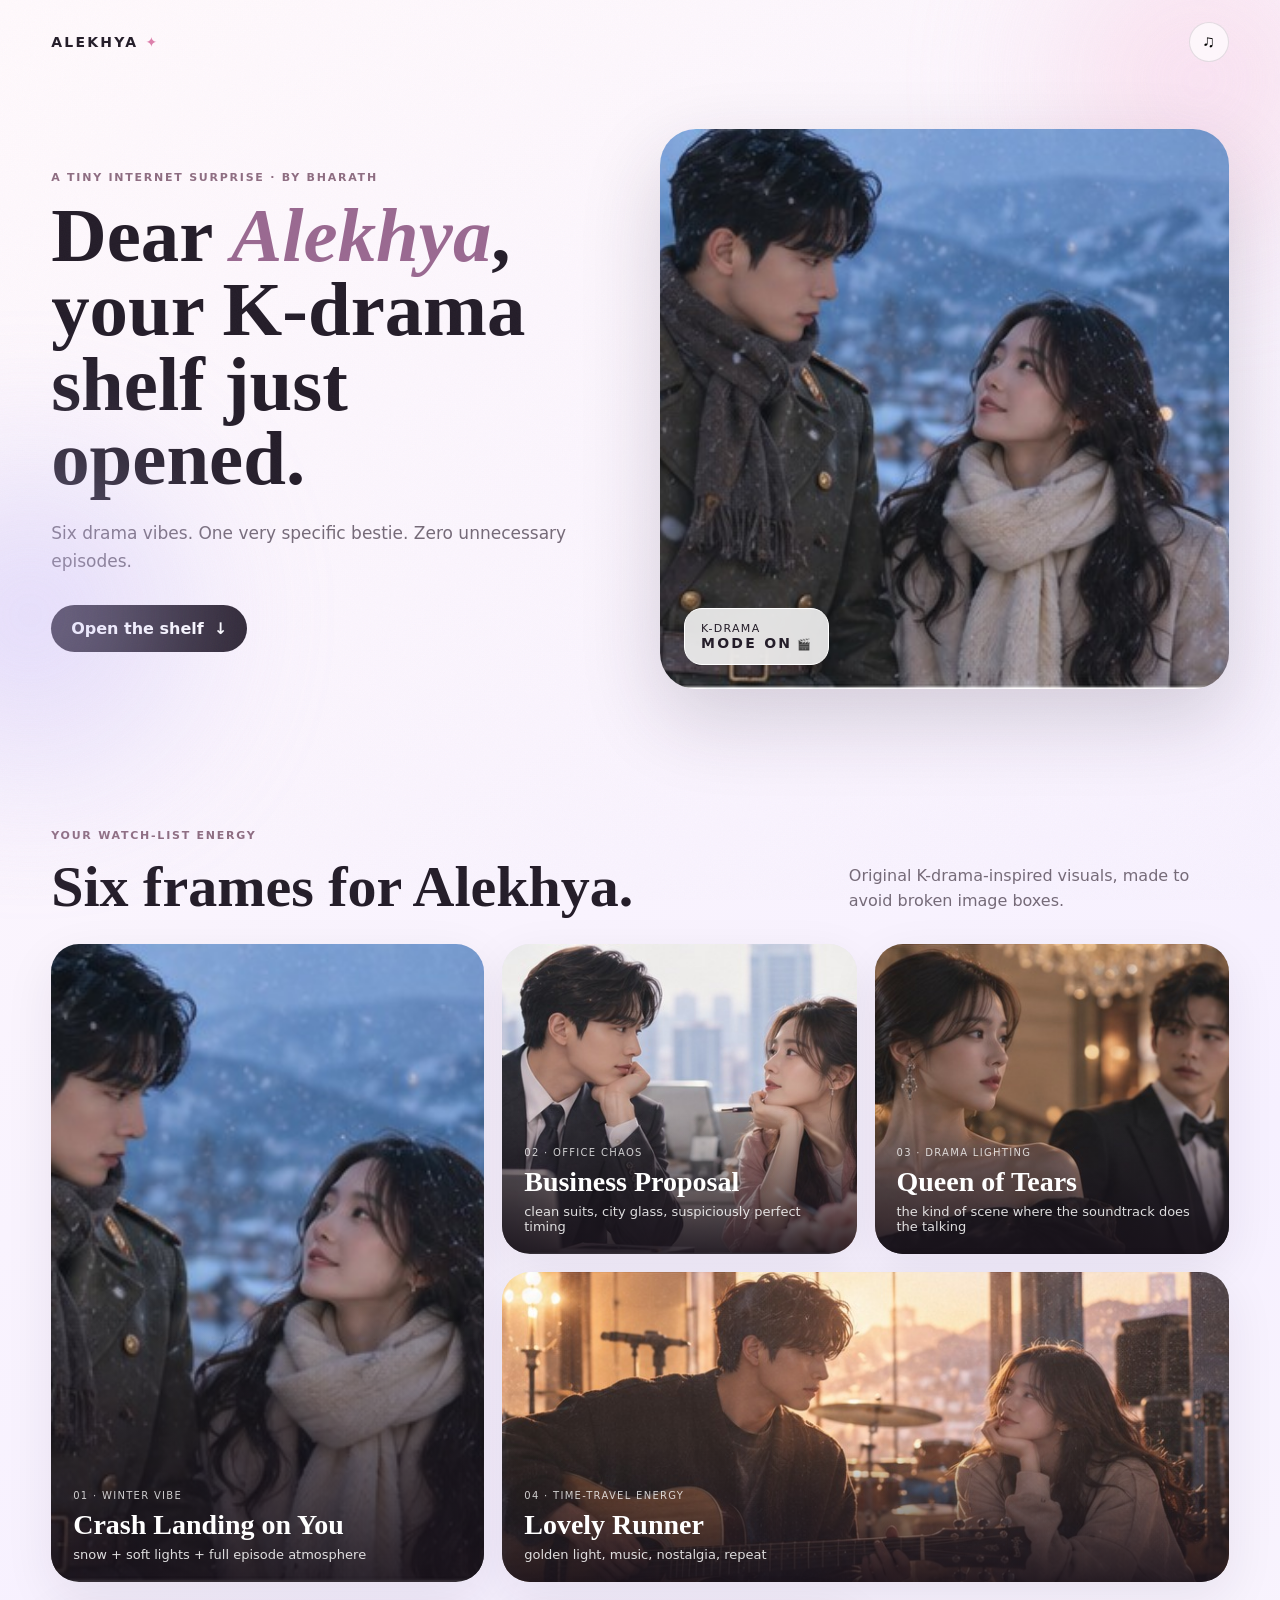
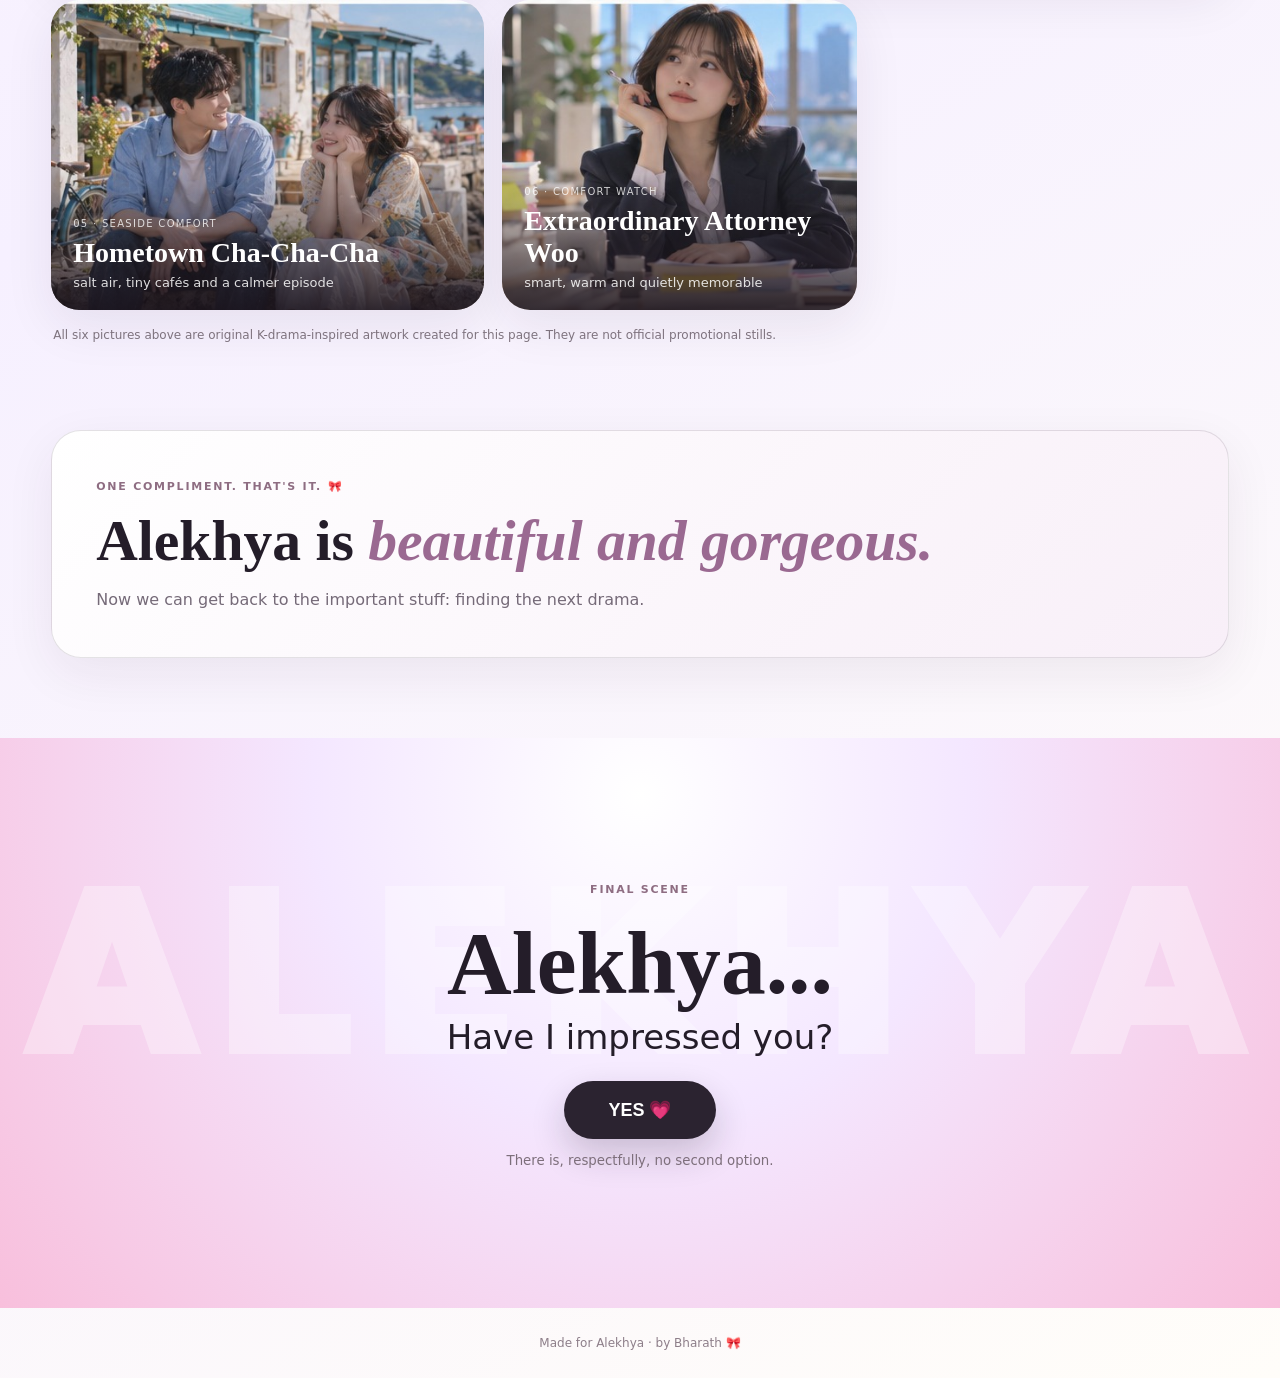
<file: alekhya-kdrama-v3/index.html>
<!doctype html>
<html lang="en">
<head>
  <meta charset="utf-8">
  <meta name="viewport" content="width=device-width, initial-scale=1">
  <meta name="description" content="Alekhya's tiny K-drama bestie page, made by Bharath.">
  <title>ALEKHYA | K-Drama Bestie</title>
  <link rel="stylesheet" href="style.css">
</head>
<body>
  <div class="bg-orb orb-a"></div>
  <div class="bg-orb orb-b"></div>
  <div class="grain"></div>

  <header class="nav">
    <div class="brand">ALEKHYA <span>✦</span></div>
    <button class="music-btn" id="musicBtn" type="button" aria-label="Toggle ambience">♫</button>
  </header>

  <main>
    <section class="hero" id="hero">
      <div class="hero-copy">
        <span class="mini-label">A TINY INTERNET SURPRISE · BY BHARATH</span>
        <h1>Dear <em>Alekhya</em>,<br>your K-drama shelf just opened.</h1>
        <p>Six drama vibes. One very specific bestie. Zero unnecessary episodes.</p>
        <a class="cta" href="#shelf">Open the shelf <span>↓</span></a>
      </div>
      <div class="hero-still">
        <img src="assets/images/01-crash-landing.jpg" alt="Original K-drama-inspired snowy scene">
        <div class="hero-badge">K-DRAMA<br><strong>MODE ON</strong> 🎬</div>
      </div>
    </section>

    <section class="shelf" id="shelf">
      <div class="section-title">
        <div>
          <span class="mini-label">YOUR WATCH-LIST ENERGY</span>
          <h2>Six frames for Alekhya.</h2>
        </div>
        <p>Original K-drama-inspired visuals, made to avoid broken image boxes.</p>
      </div>

      <div class="gallery">
        <article class="card card-large">
          <img src="assets/images/01-crash-landing.jpg" alt="Original snowy K-drama-inspired scene">
          <div class="card-info"><small>01 · WINTER VIBE</small><h3>Crash Landing on You</h3><p>snow + soft lights + full episode atmosphere</p></div>
        </article>
        <article class="card">
          <img src="assets/images/02-business-proposal.jpg" alt="Original office K-drama-inspired scene">
          <div class="card-info"><small>02 · OFFICE CHAOS</small><h3>Business Proposal</h3><p>clean suits, city glass, suspiciously perfect timing</p></div>
        </article>
        <article class="card">
          <img src="assets/images/03-queen-of-tears.jpg" alt="Original elegant K-drama-inspired evening scene">
          <div class="card-info"><small>03 · DRAMA LIGHTING</small><h3>Queen of Tears</h3><p>the kind of scene where the soundtrack does the talking</p></div>
        </article>
        <article class="card card-wide">
          <img src="assets/images/04-lovely-runner.jpg" alt="Original golden music K-drama-inspired scene">
          <div class="card-info"><small>04 · TIME-TRAVEL ENERGY</small><h3>Lovely Runner</h3><p>golden light, music, nostalgia, repeat</p></div>
        </article>
        <article class="card">
          <img src="assets/images/05-hometown-cha-cha-cha.jpg" alt="Original seaside village K-drama-inspired scene">
          <div class="card-info"><small>05 · SEASIDE COMFORT</small><h3>Hometown Cha-Cha-Cha</h3><p>salt air, tiny cafés and a calmer episode</p></div>
        </article>
        <article class="card">
          <img src="assets/images/06-extraordinary-attorney-woo.jpg" alt="Original bright office K-drama-inspired scene">
          <div class="card-info"><small>06 · COMFORT WATCH</small><h3>Extraordinary Attorney Woo</h3><p>smart, warm and quietly memorable</p></div>
        </article>
      </div>
      <p class="art-note">All six pictures above are original K-drama-inspired artwork created for this page. They are not official promotional stills.</p>
    </section>

    <section class="beauty">
      <div class="beauty-card">
        <span class="mini-label">ONE COMPLIMENT. THAT'S IT. 🎀</span>
        <h2>Alekhya is <em>beautiful and gorgeous.</em></h2>
        <p>Now we can get back to the important stuff: finding the next drama.</p>
      </div>
    </section>

    <section class="final" id="final">
      <div class="final-inner">
        <span class="mini-label">FINAL SCENE</span>
        <h2>Alekhya...</h2>
        <p>Have I impressed you?</p>
        <button class="yes" id="yesBtn" type="button">YES 💗</button>
        <small>There is, respectfully, no second option.</small>
      </div>
      <div class="hearts" id="hearts" aria-hidden="true"></div>
    </section>

    <section class="after" id="after" hidden>
      <div class="after-card">
        <span class="mini-label">MISSION ACCOMPLISHED</span>
        <h2>NOW SEND PIC<br>TO BHARATH 📸</h2>
        <p>Your bestie has requested photographic evidence of the main character.</p>
        <a id="sendPic" class="send" href="#" target="_blank" rel="noreferrer">SEND PIC TO BHARATH 📸</a>
        <small>You choose what you send. No camera or gallery access.</small>
      </div>
    </section>
  </main>

  <footer>Made for Alekhya · by Bharath 🎀</footer>
  <script src="script.js"></script>
</body>
</html>
</file>
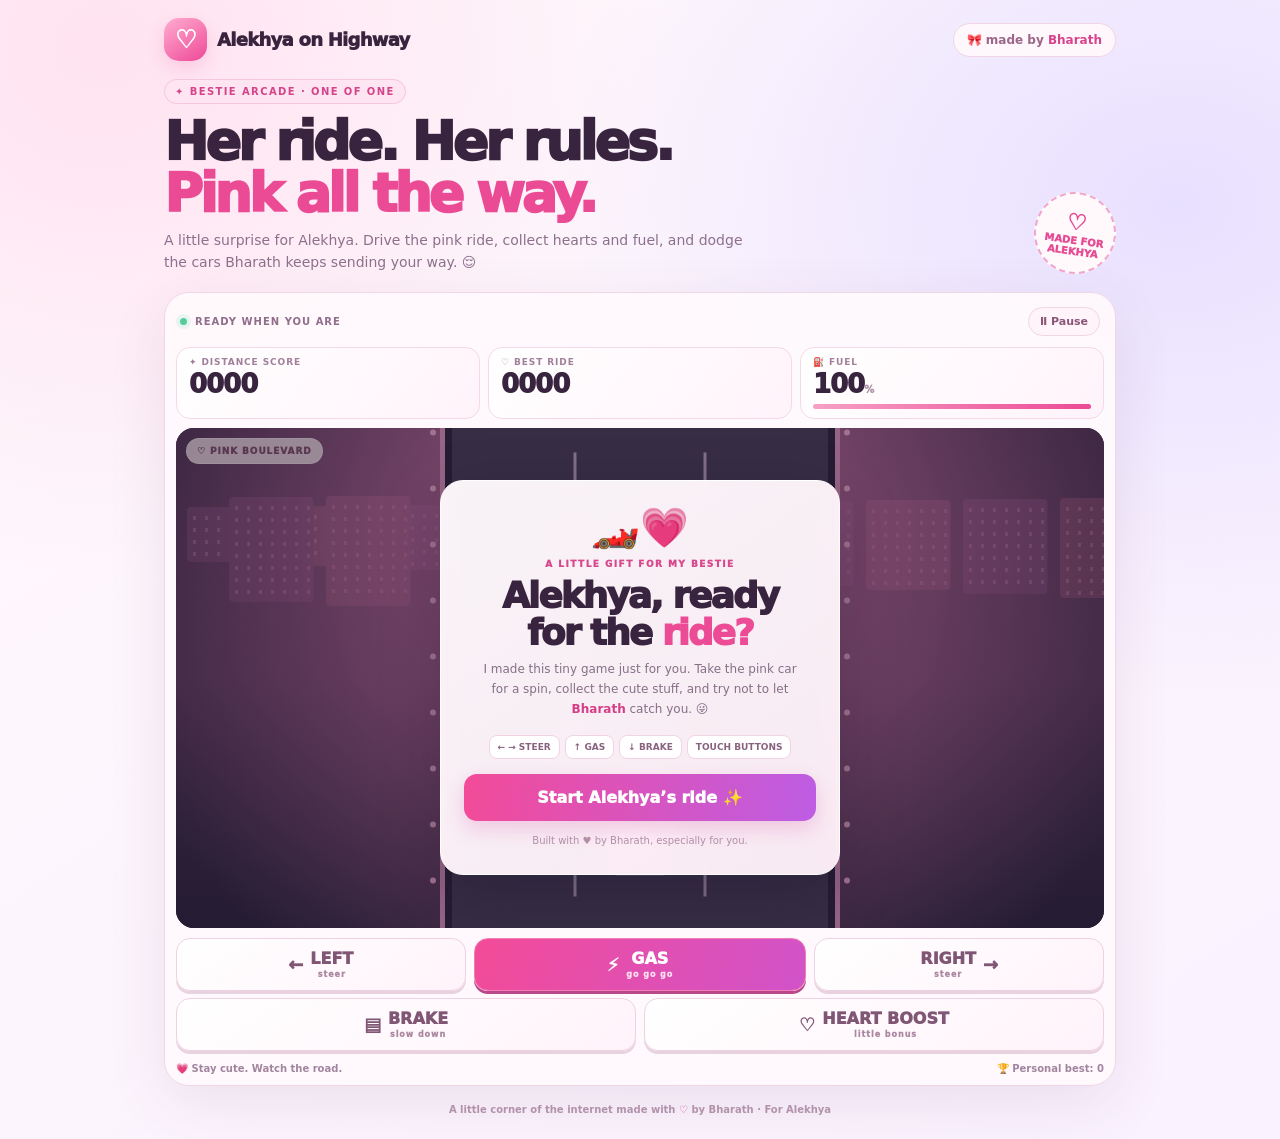
<file: highway/index.html>
<!doctype html>
<html lang="en">
<head>
<meta charset="utf-8">
<meta name="viewport" content="width=device-width,initial-scale=1,viewport-fit=cover">
<meta name="theme-color" content="#f8d5e7">
<meta name="description" content="Alekhya on Highway, a tiny pink racing game made by Bharath for his friend.">
<title>Alekhya on Highway 💗</title>
<style>
:root{--ink:#39243f;--muted:#8c708c;--pink:#f04b98;--line:#f1d5e5}*{box-sizing:border-box}body{margin:0;color:var(--ink);font-family:system-ui,-apple-system,"Segoe UI",sans-serif;background:radial-gradient(ellipse at 8% 4%,#ffe2f0,transparent 34%),radial-gradient(ellipse at 92% 18%,#e8e0ff,transparent 38%),linear-gradient(145deg,#fff8fb,#faf2ff);min-height:100vh}button{font:inherit;cursor:pointer;touch-action:manipulation}.page{width:min(980px,100%);margin:auto;padding:18px 14px 24px}.top{display:flex;align-items:center;justify-content:space-between;gap:12px;margin-bottom:18px}.brand{display:flex;align-items:center;gap:10px;font-weight:950;font-size:18px;letter-spacing:-.04em}.logo{height:43px;width:43px;display:grid;place-items:center;border-radius:15px;background:linear-gradient(145deg,#ffaed1,#ee4897);color:white;font-size:25px;box-shadow:0 7px 18px #ec519a30}.by{background:#fff9fce8;border:1px solid var(--line);padding:9px 13px;border-radius:999px;color:#9b6688;font-size:12px;font-weight:800}.by b{color:#d8438d}.hero{display:flex;justify-content:space-between;align-items:end;gap:16px;margin:10px 0 18px}.tag{display:inline-block;background:#ffe5f1;color:#d3448a;border:1px solid #f5c6de;padding:6px 10px;border-radius:99px;font-size:10px;letter-spacing:.14em;font-weight:900;text-transform:uppercase}h1{font-size:clamp(32px,6vw,53px);line-height:.99;letter-spacing:-.065em;margin:12px 0 8px;font-weight:1000}h1 em{color:#eb4b95;font-style:normal}.hero p{margin:0;color:var(--muted);font-size:14px;line-height:1.6;max-width:590px}.stamp{flex:none;border:2px dashed #f1a6ca;border-radius:50%;height:82px;width:82px;display:grid;place-items:center;text-align:center;color:#e54c94;font-size:10px;font-weight:950;transform:rotate(8deg);background:#fff9fc}.stamp span{display:block;font-size:22px}.shell{padding:11px;background:#fffafdf0;border:1px solid #f1d6e6;border-radius:25px;box-shadow:0 18px 60px #5c265619}.bar{display:flex;justify-content:space-between;align-items:center;padding:3px 4px 11px;color:#906d8b;font-size:10px;font-weight:900;letter-spacing:.1em;text-transform:uppercase}.live:before{content:"";display:inline-block;width:7px;height:7px;border-radius:50%;background:#55cc9b;margin-right:8px;box-shadow:0 0 0 4px #55cc9b20}.pause{border:1px solid var(--line);background:#fff4fa;color:#8b5578;border-radius:99px;padding:7px 11px;font-weight:850;font-size:11px}.hud{display:grid;grid-template-columns:1fr 1fr 1fr;gap:8px;margin-bottom:9px}.stat{background:linear-gradient(130deg,#fff,#fff3fa);border:1px solid #f5d9e8;border-radius:14px;padding:9px 12px;min-width:0}.label{font-size:9px;color:#a17f9a;font-weight:900;letter-spacing:.1em;text-transform:uppercase}.num{font-size:clamp(20px,3vw,26px);font-weight:1000;letter-spacing:-.04em;font-variant-numeric:tabular-nums;margin-top:2px}.num small{font-size:10px;color:#ae90a8;letter-spacing:0}.meter{height:5px;background:#f1dfed;border-radius:99px;overflow:hidden;margin-top:5px}.meter span{display:block;height:100%;width:100%;background:linear-gradient(90deg,#f6a0c6,#ec4a95)}.track{position:relative;overflow:hidden;border-radius:18px;background:#322741}canvas{display:block;width:100%;height:clamp(350px,57vw,500px);min-height:350px;max-height:65vh;touch-action:none}.chip{position:absolute;left:10px;top:10px;padding:7px 10px;border:1px solid #fff9;border-radius:99px;background:#fff0f4e8;color:#81516f;font-size:9px;font-weight:950;letter-spacing:.1em;text-transform:uppercase;pointer-events:none}.overlay{position:absolute;inset:0;display:grid;place-items:center;padding:14px;background:#25152b70;z-index:3}.overlay.hide{display:none}.modal{width:min(400px,100%);padding:25px 23px;text-align:center;background:linear-gradient(145deg,#fffafdF7,#fff0f8F7);border:1px solid #fff;border-radius:23px;box-shadow:0 20px 60px #140d2444;backdrop-filter:blur(10px)}.icon{font-size:39px;line-height:1.15}.kicker{margin-top:8px;color:#d8488c;font-size:9px;letter-spacing:.16em;font-weight:1000;text-transform:uppercase}.modal h2{font-size:clamp(27px,5vw,36px);line-height:1.02;letter-spacing:-.055em;margin:9px 0;font-weight:1000}.modal h2 em{color:#ec4b95;font-style:normal}.modal p{color:#866f87;font-size:12px;line-height:1.65;margin:0 auto;max-width:320px}.modal p strong{color:#d63d87}.keys{display:flex;justify-content:center;flex-wrap:wrap;gap:5px;margin:15px 0}.key{border:1px solid #f1d4e3;background:#fff;border-radius:8px;padding:6px 8px;font-size:9px;font-weight:900;color:#89627f}.primary{border:0;width:100%;border-radius:13px;padding:14px;color:white;font-weight:950;background:linear-gradient(100deg,#f34b98,#bd5de4);box-shadow:0 8px 20px #d64aa83d}.note{font-size:10px!important;color:#b28fa9!important;margin-top:12px!important}.controls{display:grid;grid-template-columns:1fr 1.15fr 1fr;gap:8px;margin-top:10px}.control{min-height:53px;display:flex;align-items:center;justify-content:center;gap:7px;border:1px solid #eed2e2;border-radius:14px;background:linear-gradient(145deg,#fff,#fff3fa);color:#805675;font-weight:950;box-shadow:0 3px 0 #e9d2e0;user-select:none}.control span small{display:block;font-size:8px;letter-spacing:.12em;color:#ac89a3;margin-top:2px}.control .ico{font-size:18px}.control.go{background:linear-gradient(110deg,#f34b98,#d153c9);color:white;border-color:#f17db4;box-shadow:0 3px 0 #bb478b}.control.go small{color:#ffe1f0}.control.active,.control:active{transform:translateY(2px);box-shadow:0 1px 0 #e9d2e0}.bottom{display:flex;justify-content:space-between;gap:8px;color:#a1849e;font-size:10px;font-weight:800;margin-top:12px}.foot{text-align:center;color:#b292ab;font-size:10px;font-weight:750;margin-top:18px}.foot b{color:#d94991}@media(max-width:560px){.page{padding:12px 9px 18px}.brand{font-size:15px}.logo{height:39px;width:39px}.by{font-size:10px;padding:8px 10px}.stamp{display:none}.shell{padding:8px;border-radius:21px}.stat{padding:8px}.label{font-size:8px}.num{font-size:19px}.track{border-radius:15px}canvas{height:clamp(360px,104vw,490px);min-height:360px;max-height:none}.modal{padding:21px 15px}.hero{margin-top:12px}.hero p{font-size:13px}.control{gap:4px;min-height:52px}.control .ico{font-size:16px}.control span:not(.ico){font-size:10px}.bottom{font-size:9px}}@media(prefers-reduced-motion:reduce){*{animation:none!important;transition:none!important}}
</style>
</head>
<body>
<main class="page">
<header class="top"><div class="brand"><div class="logo">♡</div><div>Alekhya on Highway</div></div><div class="by">🎀 made by <b>Bharath</b></div></header>
<section class="hero"><div><span class="tag">✦ bestie arcade · one of one</span><h1>Her ride. Her rules.<br><em>Pink all the way.</em></h1><p>A little surprise for Alekhya. Drive the pink ride, collect hearts and fuel, and dodge the cars Bharath keeps sending your way. 😌</p></div><div class="stamp"><div><span>♡</span>MADE FOR<br>ALEKHYA</div></div></section>
<section class="shell" aria-label="Alekhya on Highway game"><div class="bar"><span class="live" id="status">Ready when you are</span><button class="pause" id="pause">Ⅱ Pause</button></div>
<div class="hud"><div class="stat"><div class="label">✦ distance score</div><div class="num" id="score">0000</div></div><div class="stat"><div class="label">♡ best ride</div><div class="num" id="best">0000</div></div><div class="stat"><div class="label">⛽ fuel</div><div class="num"><span id="fuel">100</span><small>%</small></div><div class="meter"><span id="meter"></span></div></div></div>
<div class="track"><canvas id="game" aria-label="Racing game"></canvas><div class="chip" id="chip">♡ pink boulevard</div>
<div class="overlay" id="overlay"><div class="modal"><div class="icon" id="mi">🏎️💗</div><div class="kicker" id="mk">a little gift for my bestie</div><h2 id="mt">Alekhya, ready<br>for the <em>ride?</em></h2><p id="mp">I made this tiny game just for you. Take the pink car for a spin, collect the cute stuff, and try not to let <strong>Bharath</strong> catch you. 😜</p><div class="keys"><span class="key">← → STEER</span><span class="key">↑ GAS</span><span class="key">↓ BRAKE</span><span class="key">TOUCH BUTTONS</span></div><button class="primary" id="start">Start Alekhya’s ride ✨</button><p class="note" id="mn">Built with ♥ by Bharath, especially for you.</p></div></div></div>
<div class="controls"><button class="control" id="left"><span class="ico">←</span><span>LEFT<small>steer</small></span></button><button class="control go" id="gas"><span class="ico">⚡</span><span>GAS<small>go go go</small></span></button><button class="control" id="right"><span>RIGHT<small>steer</small></span><span class="ico">→</span></button></div>
<div class="controls" style="grid-template-columns:1fr 1fr;margin-top:7px"><button class="control" id="brake"><span class="ico">▤</span><span>BRAKE<small>slow down</small></span></button><button class="control" id="heart"><span class="ico">♡</span><span>HEART BOOST<small>little bonus</small></span></button></div>
<div class="bottom"><span>💗 Stay cute. Watch the road.</span><span>🏆 Personal best: <b id="bf">0</b></span></div></section>
<footer class="foot">A little corner of the internet made with <b>♡</b> by Bharath · For Alekhya</footer>
</main>
<script>
(function(){
"use strict";
var c=document.getElementById("game"),x=c.getContext("2d"),$=function(id){return document.getElementById(id)};
var overlay=$("overlay"),start=$("start"),state="menu",W=800,H=480,dpr=1,last=0,score=0,fuel=100,speed=150,offset=0,spawn=.4,itemSpawn=1,blink=0,best=0,cars=[],items=[],fx=[];
try{best=Number(localStorage.getItem("alekhya-highway-best")||0)}catch(e){}
var p={x:.5,y:.79,tilt:0},keys={left:false,right:false,gas:false,brake:false};
$("best").textContent=String(best).padStart(4,"0");$("bf").textContent=best;
function clamp(n,a,b){return Math.max(a,Math.min(b,n))}function rand(a,b){return a+Math.random()*(b-a)}
function resize(){var r=c.getBoundingClientRect();W=Math.max(320,r.width);H=Math.max(340,r.height);dpr=Math.min(window.devicePixelRatio||1,2);c.width=Math.round(W*dpr);c.height=Math.round(H*dpr);x.setTransform(dpr,0,0,dpr,0,0)}
if(window.ResizeObserver)new ResizeObserver(resize).observe(c);window.addEventListener("resize",resize);resize();
function road(){var w=Math.min(W*.72,390);return {l:(W-w)/2,r:(W+w)/2,w:w,lane:w/3}}
function rr(a,b,w,h,r,col,stroke){x.beginPath();x.roundRect(a,b,w,h,r);x.fillStyle=col;x.fill();if(stroke){x.strokeStyle=stroke;x.lineWidth=1;x.stroke()}}
function bg(){var g=x.createLinearGradient(0,0,0,H);g.addColorStop(0,"#342844");g.addColorStop(.5,"#493250");g.addColorStop(1,"#242239");x.fillStyle=g;x.fillRect(0,0,W,H);for(var i=0;i<12;i++){var bx=(i*97+11)%W,bh=H*(.11+((i*31)%15)/100);rr(bx,H*.18-bh*.2,W/11,bh,4,i%2?"#68415f":"#5b3b63");x.fillStyle="#f6b7d6";x.globalAlpha=.3;for(var yy=H*.18-bh*.2+9;yy<H*.18-bh*.2+bh-5;yy+=12)for(var xx=bx+6;xx<bx+W/11-4;xx+=12)x.fillRect(xx,yy,3,4);x.globalAlpha=1}var glow=x.createRadialGradient(W/2,H*.2,2,W/2,H*.2,W*.6);glow.addColorStop(0,"#f58ac4");glow.addColorStop(1,"#f58ac400");x.fillStyle=glow;x.fillRect(0,0,W,H)}
function roadDraw(dt){var r=road();offset=(offset+(state==="running"?speed*dt*.85:18*dt))%68;x.fillStyle="#26243a";x.fillRect(r.l,0,r.w,H);x.fillStyle="#f0a2cf";x.fillRect(r.l-5,0,5,H);x.fillRect(r.r,0,5,H);x.fillStyle="#45415a";x.fillRect(r.l+7,0,r.w-14,H);x.setLineDash([36,32]);x.lineDashOffset=-offset;x.strokeStyle="#e9d8ef";x.lineWidth=3;x.globalAlpha=.8;for(var n=1;n<=2;n++){x.beginPath();x.moveTo(r.l+r.lane*n,0);x.lineTo(r.l+r.lane*n,H);x.stroke()}x.setLineDash([]);x.globalAlpha=1;for(var y=-20+offset%56;y<H+25;y+=56){x.fillStyle="#ffbddb";x.beginPath();x.arc(r.l-12,y,3,0,7);x.fill();x.beginPath();x.arc(r.r+12,y,3,0,7);x.fill()}}
function car(cx,cy,w,h,player,label){var a=cx-w/2,b=cy-h/2;rr(a-w*.06,b+h*.18,w*.15,h*.25,4,"#201d30");rr(a+w*.91,b+h*.18,w*.15,h*.25,4,"#201d30");rr(a-w*.06,b+h*.62,w*.15,h*.22,4,"#201d30");rr(a+w*.91,b+h*.62,w*.15,h*.22,4,"#201d30");var grad=x.createLinearGradient(a,b,a+w,b+h);grad.addColorStop(0,player?"#ffb6d9":"#aaa0ff");grad.addColorStop(.5,player?"#f65aab":"#6c5ae9");grad.addColorStop(1,player?"#c8297c":"#4233ab");rr(a,b,w,h,w*.18,grad,"#ffffff70");rr(a+w*.12,b+h*.27,w*.76,h*.25,w*.08,"#26273c");rr(a+w*.1,b+h*.05,w*.8,h*.16,w*.05,player?"#ff9bcb":"#4e43ba");rr(a+w*.1,b+h*.44,w*.8,h*.18,w*.04,"#fff5fb","#ffffff70");x.fillStyle=player?"#b92b77":"#4e3783";x.font="1000 "+Math.max(6,w*.12)+"px system-ui";x.textAlign="center";x.textBaseline="middle";x.fillText(player?"ALEKHYA":label,cx,b+h*.53);if(player){rr(a+w*.08,b+h*.04,w*.2,h*.05,3,"#fff2ad");rr(a+w*.72,b+h*.04,w*.2,h*.05,3,"#fff2ad")}else{rr(a+w*.08,b+h*.88,w*.2,h*.05,3,"#ff718a");rr(a+w*.72,b+h*.88,w*.2,h*.05,3,"#ff718a")}}
function itemDraw(it){x.save();x.translate(it.x*W,it.y*H);var s=1+Math.sin(performance.now()/150+it.phase)*.08;x.scale(s,s);if(it.type==="fuel"){x.shadowColor="#55f2d1";x.shadowBlur=12;rr(-10,-14,20,28,6,"#60e3c2","#bffff1");x.shadowBlur=0;x.fillStyle="#205d64";x.font="bold 16px system-ui";x.textAlign="center";x.fillText("+",0,6)}else{x.shadowColor="#ff9ece";x.shadowBlur=12;x.fillStyle="#ff8bbd";x.beginPath();x.moveTo(0,10);x.bezierCurveTo(-22,-2,-13,-20,-1,-10);x.bezierCurveTo(11,-22,23,-3,0,10);x.fill()}x.restore()}
function pop(px,py){for(var i=0;i<8;i++)fx.push({x:px+rand(-.03,.03),y:py+rand(-.02,.02),vx:rand(-.15,.15),vy:rand(-.25,-.05),life:1,size:rand(10,18),s:["♡","✦","♥"][i%3]})}
function draw(dt){bg();roadDraw(dt);var r=road();for(var i=0;i<cars.length;i++){var q=cars[i],cw=r.lane*.48*(.76+.24*q.y);car(r.l+q.laneX*r.w,q.y*H,cw,cw*1.45,false,"BHARATH")}items.forEach(itemDraw);if(!(blink>0&&Math.floor(performance.now()/70)%2===0))car(r.l+p.x*r.w,p.y*H,r.lane*.55,r.lane*.8,true,"ALEKHYA");fx.forEach(function(f){x.globalAlpha=clamp(f.life,0,1);x.fillStyle="#ffadd0";x.font=f.size+"px system-ui";x.fillText(f.s,f.x*W,f.y*H);x.globalAlpha=1})}
function hud(){$("score").textContent=String(Math.floor(score)).padStart(4,"0");$("best").textContent=String(best).padStart(4,"0");$("bf").textContent=best;$("fuel").textContent=Math.ceil(fuel);$("meter").style.width=clamp(fuel,0,100)+"%";$("meter").style.background=fuel<25?"#ff4e73":"linear-gradient(90deg,#f6a0c6,#ec4a95)"}
function menu(kind){overlay.classList.remove("hide");if(kind==="menu"){$("mi").textContent="🏎️💗";$("mk").textContent="a little gift for my bestie";$("mt").innerHTML="Alekhya, ready<br>for the <em>ride?</em>";$("mp").innerHTML='I made this tiny game just for you. Take the pink car for a spin, collect the cute stuff, and try not to let <strong>Bharath</strong> catch you. 😜';start.textContent="Start Alekhya’s ride ✨";$("mn").textContent="Built with ♥ by Bharath, especially for you."}else if(kind==="over"){$("mi").textContent=fuel<=0?"⛽💔":"💥😜";$("mk").textContent="the highway has other plans";$("mt").innerHTML=fuel<=0?'Out of fuel,<br><em>bestie!</em>':'Oops! Bharath<br><em>got you.</em>';$("mp").innerHTML=fuel<=0?"Even pink rides need snacks. Grab a fuel can next time, Alekhya!":'The Bharath traffic squad wins this round 😂 Your score was <strong>'+Math.floor(score)+" points</strong>. One more try?";start.textContent="Race again, Alekhya ♡";$("mn").textContent="No worries. The besties rematch is always on."}else{$("mi").textContent="☁️💗";$("mk").textContent="tiny pit stop";$("mt").innerHTML="Take your<br><em>time.</em>";$("mp").textContent="Even the cutest drivers need a breather. Your ride is paused right here.";start.textContent="Keep driving ✨";$("mn").textContent="Your score is safe. For now. 😌"}}
function reset(){score=0;fuel=100;speed=150;offset=0;spawn=.3;itemSpawn=1;blink=0;cars=[];items=[];fx=[];p={x:.5,y:.79,tilt:0};for(var k in keys)keys[k]=false;hud()}
function begin(){reset();state="running";overlay.classList.add("hide");$("status").textContent="Cruising the pink boulevard";$("pause").textContent="Ⅱ Pause";last=performance.now()}
function over(){state="over";for(var k in keys)keys[k]=false;if(score>best){best=Math.floor(score);try{localStorage.setItem("alekhya-highway-best",String(best))}catch(e){}}hud();$("status").textContent="Ride ended · go again?";menu("over")}
function step(dt){if(state!=="running")return;dt=Math.min(dt,.04);var target=keys.brake?65:keys.gas?350:165;speed+=(target-speed)*Math.min(1,dt*2.1);if(keys.left)p.x-=dt*(.72+speed/580);if(keys.right)p.x+=dt*(.72+speed/580);p.x=clamp(p.x,.19,.81);fuel-=dt*(.9+speed/340);score+=dt*speed*.075;if(blink>0)blink-=dt;spawn-=dt;if(spawn<=0){var lx=[.167,.5,.833][Math.floor(Math.random()*3)];if(Math.abs(lx-p.x)>.17||Math.random()>.35)cars.push({laneX:lx,y:-.18});spawn=rand(.75,1.2)*clamp(1.5-speed/550,.65,1.3)}itemSpawn-=dt;if(itemSpawn<=0){items.push({x:[.167,.5,.833][Math.floor(Math.random()*3)],y:-.05,type:Math.random()<.58?"fuel":"heart",phase:rand(0,6)});itemSpawn=rand(1.3,2.5)}cars.forEach(function(q){q.y+=dt*(.25+speed/650)});items.forEach(function(q){q.y+=dt*(.19+speed/850)});for(var i=cars.length-1;i>=0;i--){var q=cars[i];if(q.y>1.2){cars.splice(i,1);continue}if(blink<=0&&Math.abs(q.y-p.y)<.115&&Math.abs(q.laneX-p.x)<.15){pop(p.x,p.y);over();return}}for(var j=items.length-1;j>=0;j--){var it=items[j];if(it.y>1.1){items.splice(j,1);continue}if(Math.abs(it.x-p.x)<.09&&Math.abs(it.y-p.y)<.12){if(it.type==="fuel")fuel=Math.min(100,fuel+28);else score+=150;pop(it.x,it.y);items.splice(j,1)}}fx.forEach(function(f){f.x+=f.vx*dt;f.y+=f.vy*dt;f.life-=dt*1.2});fx=fx.filter(function(f){return f.life>0});if(fuel<=0){fuel=0;over();return}hud();$("chip").textContent=score>1200?"✦ heartlight express":score>450?"♡ cruising like a star":"♡ pink boulevard"}
function loop(now){var dt=(now-last)/1000||0;last=now;step(dt);draw(dt);requestAnimationFrame(loop)}requestAnimationFrame(loop);
start.addEventListener("click",function(){if(state==="paused"){state="running";overlay.classList.add("hide");$("status").textContent="Cruising the pink boulevard";$("pause").textContent="Ⅱ Pause";last=performance.now()}else begin()});
$("pause").addEventListener("click",function(){if(state==="running"){state="paused";menu("pause");$("status").textContent="Taking a tiny break";$("pause").textContent="▶ Resume"}else if(state==="paused"){state="running";overlay.classList.add("hide");$("status").textContent="Cruising the pink boulevard";$("pause").textContent="Ⅱ Pause";last=performance.now()}else if(state==="menu")begin()});
var km={ArrowLeft:"left",a:"left",A:"left",ArrowRight:"right",d:"right",D:"right",ArrowUp:"gas",w:"gas",W:"gas",ArrowDown:"brake",s:"brake",S:"brake"};window.addEventListener("keydown",function(e){if(km[e.key]){e.preventDefault();keys[km[e.key]]=true}if(e.key===" "){e.preventDefault();if(state==="menu"||state==="over")begin();else if(state==="running")$("pause").click()}if(e.key==="Enter"&&(state==="menu"||state==="over"))begin()});window.addEventListener("keyup",function(e){if(km[e.key])keys[km[e.key]]=false});window.addEventListener("blur",function(){for(var k in keys)keys[k]=false});
function hold(id,k){var el=$(id);function down(e){e.preventDefault();keys[k]=true;el.classList.add("active");try{el.setPointerCapture(e.pointerId)}catch(_){}}function up(e){keys[k]=false;el.classList.remove("active")}el.addEventListener("pointerdown",down);["pointerup","pointercancel","lostpointercapture","pointerleave"].forEach(function(ev){el.addEventListener(ev,up)})}
hold("left","left");hold("right","right");hold("gas","gas");hold("brake","brake");$("heart").addEventListener("click",function(){if(state==="running"){score+=40;fuel=Math.min(100,fuel+5);pop(p.x,p.y);hud()}});
document.addEventListener("visibilitychange",function(){if(document.hidden&&state==="running")$("pause").click()});bg();roadDraw(.01);var r=road();car(r.l+r.w*.5,H*.79,r.lane*.55,r.lane*.8,true,"ALEKHYA");
})();
</script>
</body>
</html>
</file>
<file: alekhya-kdrama-v3/style.css>
:root{
  --ink:#241d29;
  --muted:#756a78;
  --paper:#fffafc;
  --pink:#f5b5d4;
  --lav:#c9baf1;
  --line:rgba(36,29,41,.12);
}
*{box-sizing:border-box} html{scroll-behavior:smooth} body{margin:0;color:var(--ink);background:linear-gradient(150deg,#fff9fc 0%,#f6f0ff 50%,#fffdf9 100%);font-family:Inter,ui-sans-serif,system-ui,-apple-system,BlinkMacSystemFont,"Segoe UI",sans-serif;overflow-x:hidden}.grain{position:fixed;inset:0;pointer-events:none;opacity:.08;background-image:url("data:image/svg+xml,%3Csvg xmlns='http://www.w3.org/2000/svg' width='180' height='180' viewBox='0 0 180 180'%3E%3Cfilter id='n'%3E%3CfeTurbulence type='fractalNoise' baseFrequency='.85' numOctaves='3' stitchTiles='stitch'/%3E%3C/filter%3E%3Crect width='100%25' height='100%25' filter='url(%23n)' opacity='.35'/%3E%3C/svg%3E")}.bg-orb{position:fixed;border-radius:50%;filter:blur(80px);pointer-events:none;opacity:.45}.orb-a{width:280px;height:280px;background:#f7c7df;top:-60px;right:-60px}.orb-b{width:300px;height:300px;background:#c9c0f8;bottom:15%;left:-120px}.nav{width:min(1180px,92%);margin:auto;display:flex;justify-content:space-between;align-items:center;padding:22px 0}.brand{font-weight:900;letter-spacing:.16em;font-size:14px}.brand span{color:#dd7fac}.music-btn{width:40px;height:40px;border:1px solid var(--line);border-radius:50%;background:#ffffffaa;backdrop-filter:blur(10px);font-size:17px;cursor:pointer}.hero{width:min(1180px,92%);margin:0 auto 90px;min-height:650px;display:grid;grid-template-columns:1fr 1.02fr;gap:52px;align-items:center}.mini-label{font-size:11px;letter-spacing:.16em;font-weight:800;color:#8e6d82}.hero h1{font-family:Georgia,"Times New Roman",serif;font-size:clamp(44px,6vw,82px);line-height:.97;margin:14px 0 22px;font-weight:700}.hero h1 em,.beauty h2 em{font-style:italic;color:#9a6991}.hero p{font-size:17px;line-height:1.7;color:var(--muted);max-width:520px}.cta,.send{display:inline-flex;gap:10px;align-items:center;text-decoration:none;color:#fff;background:#2b2330;padding:14px 20px;border-radius:999px;font-weight:750;margin-top:12px}.hero-still{position:relative}.hero-still img{display:block;width:100%;height:560px;object-fit:cover;border-radius:36px;box-shadow:0 30px 80px rgba(46,34,53,.18)}.hero-badge{position:absolute;left:24px;bottom:24px;padding:13px 16px;border-radius:18px;background:#ffffffd9;border:1px solid #fff;backdrop-filter:blur(14px);font-size:11px;letter-spacing:.12em}.hero-badge strong{font-size:14px;letter-spacing:.16em}.shelf{width:min(1180px,92%);margin:auto;padding-bottom:70px}.section-title{display:flex;justify-content:space-between;align-items:end;gap:30px;margin-bottom:24px}.section-title h2{font-family:Georgia,"Times New Roman",serif;font-size:clamp(34px,5vw,58px);margin:10px 0 0}.section-title p{max-width:380px;color:var(--muted);line-height:1.6;margin-bottom:6px}.gallery{display:grid;grid-template-columns:1.1fr .9fr .9fr;gap:18px}.card{position:relative;min-height:310px;border-radius:28px;overflow:hidden;background:#eae4f2;box-shadow:0 16px 50px rgba(42,29,48,.08)}.card-large{grid-row:span 2;min-height:638px}.card-wide{grid-column:span 2}.card img{width:100%;height:100%;display:block;object-fit:cover;transition:transform .7s cubic-bezier(.2,.8,.2,1);filter:saturate(.96)}.card:hover img{transform:scale(1.045)}.card:after{content:"";position:absolute;inset:35% 0 0;background:linear-gradient(to top,rgba(25,18,27,.88),transparent 70%)}.card-info{position:absolute;z-index:2;left:22px;right:22px;bottom:20px;color:#fff}.card-info small{font-size:10px;letter-spacing:.13em;opacity:.78}.card-info h3{font-family:Georgia,"Times New Roman",serif;font-size:28px;margin:6px 0}.card-info p{margin:0;font-size:13px;color:#fff;opacity:.85}.art-note{font-size:12px;color:#817681;margin:18px 2px}.beauty{width:min(1180px,92%);margin:0 auto 80px}.beauty-card{padding:44px;border-radius:30px;border:1px solid var(--line);background:linear-gradient(135deg,#fff,#f8eff8);box-shadow:0 16px 50px rgba(51,34,55,.07)}.beauty h2{font-family:Georgia,"Times New Roman",serif;font-size:clamp(36px,4.5vw,58px);margin:14px 0}.beauty p{color:var(--muted);margin:0;line-height:1.6}.final{min-height:570px;display:grid;place-items:center;position:relative;padding:70px 6%;background:radial-gradient(circle at 50% 10%,#fff 0%,#f4e7ff 40%,#f8bfdc 100%);overflow:hidden}.final:before{content:"ALEKHYA";position:absolute;inset:20% 0 auto;text-align:center;font-size:clamp(84px,17vw,250px);font-weight:950;letter-spacing:.08em;color:#ffffff55}.final-inner{position:relative;text-align:center;z-index:2}.final h2{font-family:Georgia,"Times New Roman",serif;font-size:clamp(50px,7vw,90px);margin:14px 0 3px}.final p{font-size:clamp(22px,3vw,34px);margin:0 0 24px}.yes{border:0;padding:18px 44px;border-radius:999px;background:#2b2330;color:#fff;font-size:18px;font-weight:900;cursor:pointer;box-shadow:0 15px 35px rgba(33,23,39,.2);transition:.25s}.yes:hover{transform:translateY(-4px) scale(1.03);box-shadow:0 20px 45px rgba(33,23,39,.28)}.final small,.after small{display:block;color:#7d6f7b;margin-top:14px}.after{padding:90px 6%;background:linear-gradient(180deg,#f8bfdc,#eadfff)}.after-card{max-width:760px;margin:auto;text-align:center;background:#ffffffc7;border:1px solid #fff;border-radius:34px;padding:56px 30px;backdrop-filter:blur(16px);box-shadow:0 22px 80px rgba(40,22,48,.14)}.after h2{font-family:Georgia,"Times New Roman",serif;font-size:clamp(42px,6vw,76px);line-height:.96;margin:16px 0}.after p{max-width:560px;margin:0 auto;color:var(--muted);line-height:1.7}.send{margin-top:22px}.hearts{position:absolute;inset:0;pointer-events:none}.heart{position:absolute;left:50%;top:50%;font-size:22px;animation:fly 1.8s ease-out forwards;--dx:0px;--dy:0px}.after[hidden]{display:none}@keyframes fly{to{transform:translate(var(--dx),var(--dy)) rotate(25deg);opacity:0}}footer{text-align:center;padding:28px;font-size:12px;color:#8d7e89}
@media(max-width:900px){.hero{grid-template-columns:1fr;min-height:auto;margin-bottom:70px}.hero-still img{height:420px}.gallery{grid-template-columns:1fr 1fr}.card-large{grid-row:span 1;min-height:330px}.card-wide{grid-column:span 2}.section-title{align-items:start;flex-direction:column;gap:8px}}@media(max-width:620px){.nav{padding-top:16px}.hero{gap:28px}.hero h1{font-size:48px}.hero-still img{height:360px;border-radius:26px}.gallery{grid-template-columns:1fr}.card,.card-large,.card-wide{grid-column:auto;min-height:340px}.beauty-card{padding:30px 22px}.final{min-height:520px}.yes{padding:17px 38px}.after-card{padding:42px 20px;border-radius:26px}}
</file>
